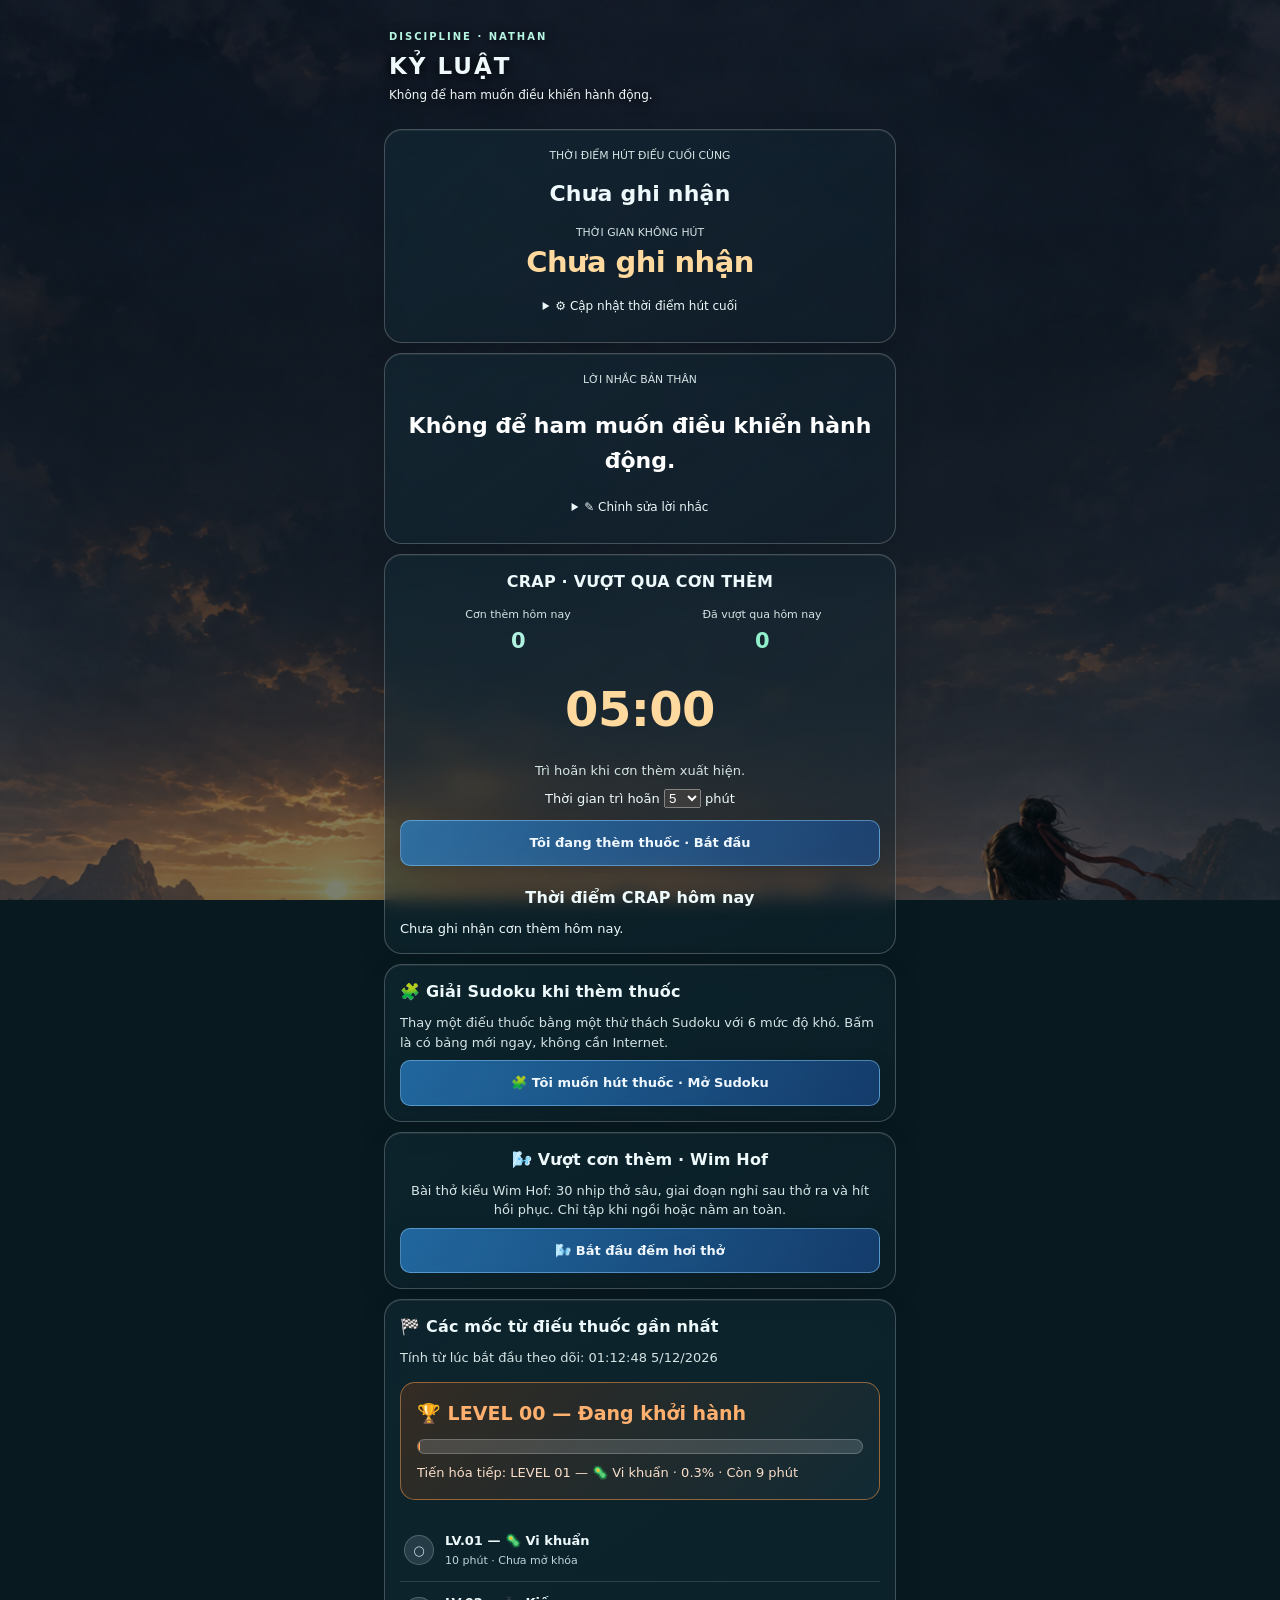
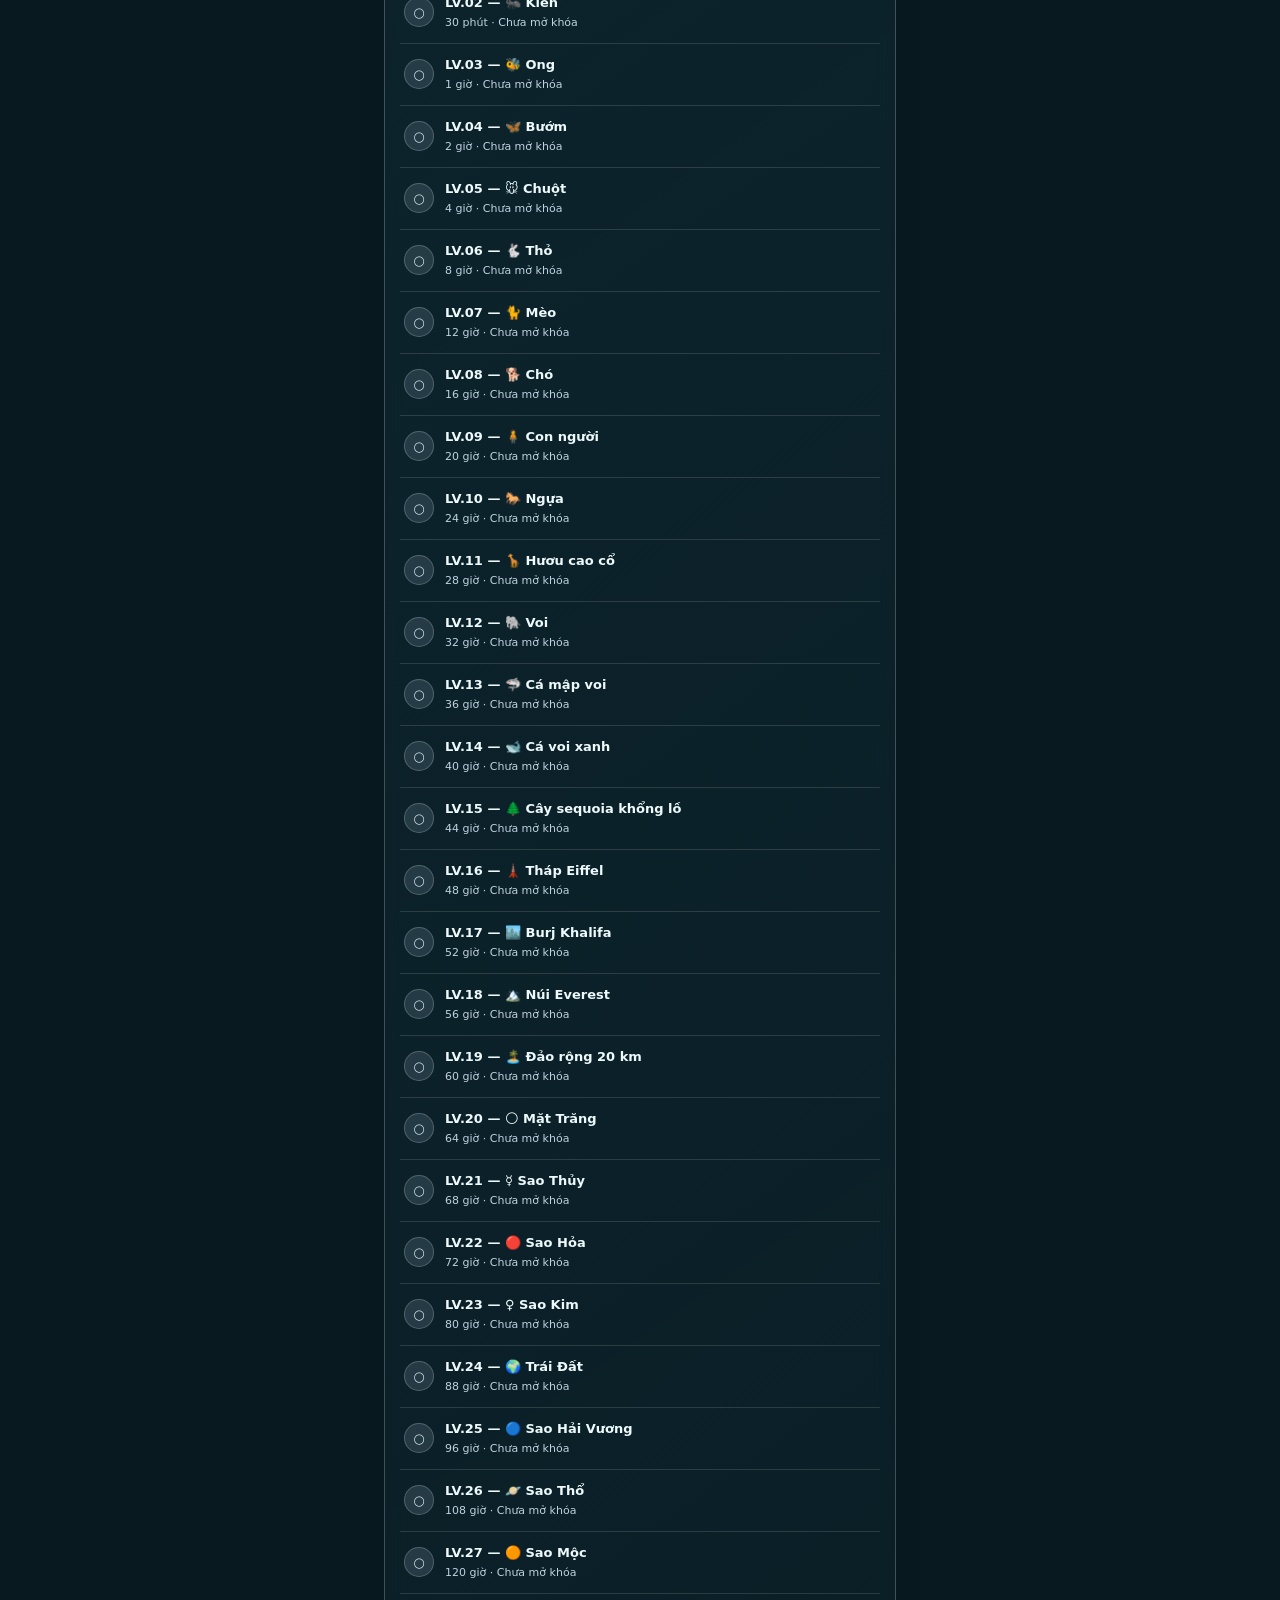
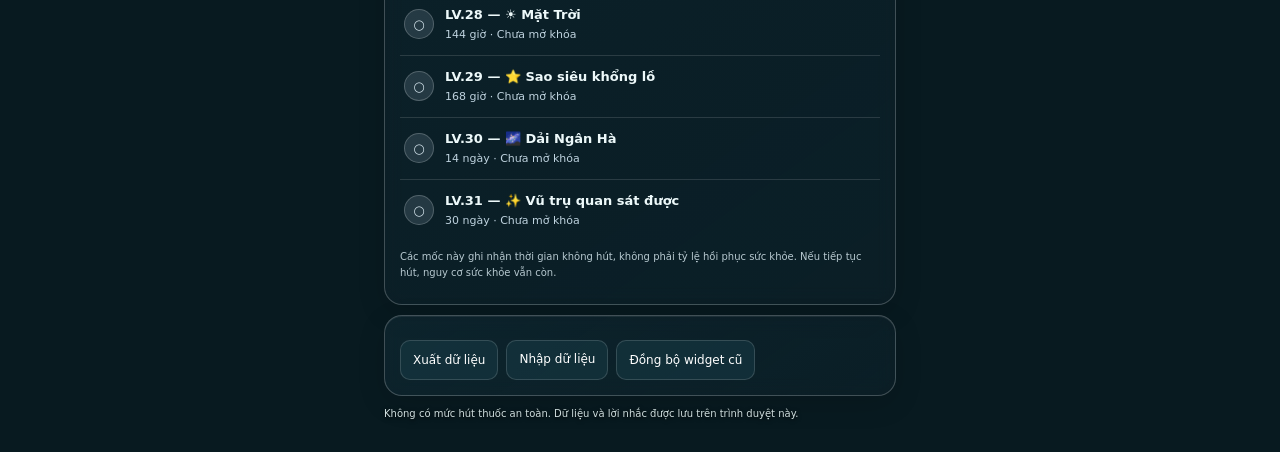
<file: index.html>
<!doctype html><html lang="vi"><meta charset="utf-8"><meta name="viewport" content="width=device-width, initial-scale=1"><meta name="theme-color" content="#081b24"><title>Kỷ luật 4</title><link rel="icon" type="image/svg+xml" href="discipline4-icon.svg?v=2"><link rel="apple-touch-icon" sizes="180x180" href="apple-touch-icon.png?v=20261122"><link rel="icon" type="image/png" sizes="512x512" href="icon-512.png?v=20261122"><meta name="apple-mobile-web-app-capable" content="yes"><meta name="apple-mobile-web-app-title" content="Kỷ luật 4"><style>
*{box-sizing:border-box}body{margin:0;background:radial-gradient(ellipse at top,#17434a,#081b24 65%);color:#edf9fa;font:16px system-ui;min-height:100vh}main{max-width:680px;margin:auto;padding:24px 16px}section{background:#ffffff0c;border:1px solid #ffffff20;border-radius:20px;padding:20px;margin:14px 0}h1{letter-spacing:3px;margin:8px 0}small,p{color:#b5ced2}button,label.upload{font:inherit;border:0;border-radius:12px;padding:13px;background:#23434c;color:white;cursor:pointer}button.primary{width:100%;background:#1b7869;font-weight:bold;padding:18px}button:focus-visible{outline:3px solid white}.center{text-align:center}.big{font-size:76px;font-weight:800;line-height:1.1}.clock{font-size:36px;font-variant-numeric:tabular-nums;font-weight:700}.slots{display:flex;justify-content:center;gap:14px;margin:24px}.slot{width:48px;height:66px;border:2px solid #527b79;border-radius:10px;background:#123b35;display:grid;place-items:center;font-size:24px}.slot.used{background:#9a4935;border-color:#e9a381}.grid{display:grid;grid-template-columns:1fr 1fr;gap:12px}.stat{font-size:27px;font-weight:bold;margin-top:8px}.row{display:flex;gap:8px;flex-wrap:wrap;margin-top:12px}.bar{display:grid;grid-template-columns:100px 1fr 30px;gap:10px;align-items:center;margin:10px 0}.track{background:#ffffff12;border-radius:8px;height:12px;overflow:hidden}.fill{height:100%;background:#42bf9b}textarea{width:100%;background:#102c35;color:white;border:1px solid #527b79;border-radius:10px;padding:12px;font:inherit}details{margin:12px 0}summary{cursor:pointer}li{margin:8px 0}footer{font-size:13px;color:#a8c1c6;line-height:1.6} 
html{background:#081a20;color-scheme:dark}body{isolation:isolate;background:transparent;font-size:13px;line-height:1.5;-webkit-font-smoothing:antialiased}body::before{content:"";position:fixed;inset:0;z-index:-2;pointer-events:none;background:#0c252e url("./cai_thuoc_bg.png") center top/cover no-repeat}body::after{content:"";position:fixed;inset:0;z-index:-1;pointer-events:none;background:linear-gradient(180deg,#06141c22,#06141c55 50%,#06141c88)}main{max-width:540px;padding:18px 14px 30px}header{padding:8px 5px 12px;text-shadow:0 2px 12px #000}header small{font-size:10px;letter-spacing:2px;color:#b5f5e2;font-weight:700}h1{font-size:23px;letter-spacing:2px;margin:3px 0}header p{margin:3px 0;font-size:12px;color:#f1f7f6}section{margin:10px 0;padding:15px;border-radius:18px;background:linear-gradient(145deg,#132b3590,#14242d65);border:1px solid #ffffff38;box-shadow:0 8px 28px #0002,inset 0 1px #ffffff12;-webkit-backdrop-filter:blur(9px) saturate(120%);backdrop-filter:blur(9px) saturate(120%)}small,p{color:#d5e4e4}h2{font-size:16px;letter-spacing:.2px;margin:0 0 9px}p{margin:8px 0}.big{font-size:58px;letter-spacing:-3px;font-weight:750;margin:4px 0}.clock{font-size:29px;letter-spacing:-.6px;color:#ffd99d}.slots{gap:10px;margin:14px 0}.slot{width:47px;height:36px;border-radius:9px;font-size:15px;border:1px solid #80d9c880;background:#4ad4a622;color:#b5f5df}.slot.used{background:#f6a36a44;border-color:#f6a36aaa;color:#ffe0c7}button,label.upload{font-size:12px;min-height:40px;padding:9px 12px;border:1px solid #ffffff26;background:#173c4690;border-radius:10px}button.primary{background:linear-gradient(110deg,#338e81,#23645f);padding:12px;font-size:13px;min-height:44px;box-shadow:0 5px 20px #0002}.center .row{justify-content:center}.grid{gap:8px;margin:10px 0}.grid section{margin:0;padding:12px 14px}.grid small{font-size:11px}.stat{font-size:21px;margin-top:2px;color:#b1f1df;letter-spacing:-.4px}.bar{grid-template-columns:86px 1fr 22px;gap:8px;margin:8px 0;font-size:11px}.track{height:7px;background:#ffffff22}textarea{background:#102c3566;font-size:16px;border-color:#ffffff38}footer{font-size:10px;text-shadow:0 1px 4px #000;color:#d5e4e4}details{font-size:12px}.row{margin-top:9px} @media(max-width:420px){main{padding:12px 11px 24px}section{padding:13px}.big{font-size:54px}.clock{font-size:27px}}@media(prefers-reduced-transparency:reduce){section{background:#122a34;backdrop-filter:none;-webkit-backdrop-filter:none}}
.big{text-shadow:0 2px 20px #3a9fff30}button.primary{background:linear-gradient(115deg,rgba(47,151,239,.58),rgba(28,91,179,.48));border:1px solid rgba(143,210,255,.48);color:#f0f8ff;-webkit-backdrop-filter:blur(5px);backdrop-filter:blur(5px)}
dialog#sudokuDialog{width:min(96vw,540px);max-height:94dvh;overflow:auto;background:#102631f5;color:#efffff;border:1px solid #8db9c66b;border-radius:20px;padding:16px;box-shadow:0 25px 80px #0009}dialog::backdrop{background:#000b;backdrop-filter:blur(5px)}.sdk-top{display:flex;justify-content:space-between;align-items:center;gap:8px}.sdk-top h2{margin:3px 0}.sdk-top small{font-size:10px;color:#91d7ff}.sdk-board{display:grid;grid-template-columns:repeat(9,minmax(0,1fr));aspect-ratio:1;width:100%;border:3px solid #86bad1;background:#ecf6fa;border-radius:5px;overflow:hidden}.sdk-cell{min-width:0;min-height:0;padding:0!important;border:0;border-right:1px solid #b2c7d0;border-bottom:1px solid #b2c7d0;border-radius:0!important;background:#f5fbff;color:#14334a;font-size:clamp(14px,4vw,23px);font-weight:600;box-shadow:none!important}.sdk-cell.fixed{background:#dceaf2;font-weight:800;color:#152b3c}.sdk-cell.sdk-related{background:#c4e6f7!important}.sdk-cell.sdk-same{background:#b4d8ee!important;color:#07446a}.sdk-cell.chosen{background:#62bdf0!important;outline:2px solid #1875b2;outline-offset:-2px}.sdk-cell.wrong{color:#b12c36;background:#ffe1e1}.sdk-numbers{display:grid;grid-template-columns:repeat(9,1fr);gap:3px;margin-top:12px}.sdk-numbers button{padding:10px 0;min-height:39px;font-size:17px;background:#256d9b;color:white}.sdk-top button,.sdk-numbers button{border-radius:7px}.sdk-numbers button.sdk-complete{background:linear-gradient(135deg,#ff9a3c,#dc5b20);border-color:#ffc18c;color:#fff;box-shadow:0 0 10px #f4773d66;font-weight:800}#sudokuDialog .row{justify-content:center}#sudokuDialog .row button{font-size:11px;padding:9px}#sudokuMessage{font-size:12px;min-height:20px}@media(max-width:420px){dialog#sudokuDialog{padding:11px}.sdk-cell{font-size:18px}}.smoke-milestone{display:flex;align-items:center;gap:11px;padding:11px 4px;border-bottom:1px solid #ffffff21}.smoke-milestone:last-child{border-bottom:0}.smoke-dot{width:30px;height:30px;flex:0 0 30px;border-radius:50%;display:grid;place-items:center;background:#6c849344;border:1px solid #ffffff35;color:#d1e0e8}.smoke-milestone.done .smoke-dot{background:#f56d2c;color:#fff2e6;border-color:#ffb16f;box-shadow:0 0 12px #f46c3866}.smoke-text{flex:1;min-width:0}.smoke-text strong{display:block;font-size:13px}.smoke-text small{font-size:11px;color:#bfd3df}.smoke-milestone.done strong{color:#ff9c59}.smoke-milestone.done small{color:#ffca9e}.milestoneDisclaimer{font-size:10px;color:#b7c9d0;line-height:1.6}.breath-orb{width:126px;height:126px;margin:18px auto;border-radius:50%;display:grid;place-items:center;background:radial-gradient(circle,#8be8fa88,#2175a766);border:2px solid #8be8faaa;box-shadow:0 0 28px #4bb6e855;transition:transform 4s ease-in-out}.breath-orb.inhale{transform:scale(1.25)}.breath-orb.exhale{transform:scale(.82)}.breath-orb strong{font-size:17px;color:white;text-shadow:0 2px 5px #123}.breath-actions{display:flex;gap:8px;justify-content:center}.breath-actions button{min-width:105px}.discipline-level{padding:16px;margin:14px 0 20px;border:1px solid #f69a4a88;border-radius:15px;background:linear-gradient(135deg,#56331d88,#152e39bb)}#disciplineLevelTitle{font-size:19px;font-weight:800;color:#ffb06e;margin-bottom:12px}.discipline-progress{height:15px;border-radius:20px;background:#ffffff26;overflow:hidden;border:1px solid #ffffff36}#disciplineProgressFill{height:100%;width:0%;border-radius:20px;background:linear-gradient(90deg,#ff6c28,#ffc76b);transition:width .5s}#disciplineProgressText{font-size:13px;margin-top:9px;color:#f9dec9;line-height:1.5}.smoke-milestone.current{background:#ff8a2a12;border-radius:12px}.smoke-milestone.current .smoke-text strong{color:#ffc184}</style><main>
<header><small>DISCIPLINE · NATHAN</small><h1>KỶ LUẬT</h1><p>Không để ham muốn điều khiển hành động.</p></header>
<section class="center"><small>THỜI ĐIỂM HÚT ĐIẾU CUỐI CÙNG</small><h2 id="lastDate" style="font-size:22px;margin:12px 0">Chưa ghi nhận</h2><small>THỜI GIAN KHÔNG HÚT</small><div class="clock" id="clock">--:--:--</div><details><summary>⚙️ Cập nhật thời điểm hút cuối</summary><input id="manualLastInput" type="datetime-local" style="width:100%;padding:12px;font:inherit"><div class="row"><button id="saveManualLast">Lưu thời điểm</button><button id="nowLast">Vừa hút xong</button></div></details></section>
<section class="center"><small>LỜI NHẮC BẢN THÂN</small><div id="reminderText" style="white-space:pre-wrap;overflow-wrap:anywhere;font-size:22px;font-weight:650;line-height:1.6;margin:20px 0;color:#fff"></div><details id="reminderEdit"><summary>✎ Chỉnh sửa lời nhắc</summary><textarea id="reminderInput" rows="6" placeholder="Nhập lời nhắc của anh"></textarea><button class="primary" id="saveReminder">Lưu lời nhắc</button></details></section>
<section class="center"><h2>CRAP · VƯỢT QUA CƠN THÈM</h2><div class="grid"><div><small>Cơn thèm hôm nay</small><div class="stat" id="crapTotal">0</div></div><div><small>Đã vượt qua hôm nay</small><div class="stat" id="crapWon" style="color:#91efcc">0</div></div></div><div id="crapTimer" class="clock" style="font-size:48px;margin:16px 0">05:00</div><p id="crapHint">Trì hoãn 5 phút khi cơn thèm xuất hiện.</p><label>Thời gian trì hoãn <select id="crapMinutes"><option>3</option><option selected>5</option><option>10</option><option>15</option></select> phút</label><button class="primary" id="crapStart" style="margin-top:12px">Tôi đang thèm thuốc · Bắt đầu</button><div class="row" id="crapActions" hidden style="display:none"><button id="crapWin">✓ Đã vượt qua</button><button id="crapFail">Đã hút thuốc</button><button id="crapMore">+ 5 phút</button></div><h2 style="margin-top:20px">Thời điểm CRAP hôm nay</h2><div id="crapHistory" style="text-align:left"></div></section><section><h2>🧩 Giải Sudoku khi thèm thuốc</h2><p>Thay một điếu thuốc bằng một thử thách Sudoku với 6 mức độ khó. Bấm là có bảng mới ngay, không cần Internet.</p><p id="crapStats" hidden></p><button class="primary" id="crapSudoku" type="button">🧩 Tôi muốn hút thuốc · Mở Sudoku</button></section><section class="center"><h2>🌬️ Vượt cơn thèm · Wim Hof</h2><p>Bài thở kiểu Wim Hof: 30 nhịp thở sâu, giai đoạn nghỉ sau thở ra và hít hồi phục. Chỉ tập khi ngồi hoặc nằm an toàn.</p><button id="breathOpen" class="primary" type="button">🌬️ Bắt đầu đếm hơi thở</button></section><section><h2>🏁 Các mốc từ điếu thuốc gần nhất</h2><p id="milestoneIntro">Mỗi phút trì hoãn là một bước tiến.</p><div id="disciplineLevel" class="discipline-level" aria-live="polite"><div id="disciplineLevelTitle"></div><div class="discipline-progress"><div id="disciplineProgressFill"></div></div><div id="disciplineProgressText"></div></div><div id="smokeMilestones"></div><p class="milestoneDisclaimer">Các mốc này ghi nhận thời gian không hút, không phải tỷ lệ hồi phục sức khỏe. Nếu tiếp tục hút, nguy cơ sức khỏe vẫn còn.</p></section>
<section><div class="row"><button id="export">Xuất dữ liệu</button><label class="upload">Nhập dữ liệu<input hidden type="file" accept=".json" id="import"></label><button id="widget">Đồng bộ widget cũ</button></div></section><footer>Không có mức hút thuốc an toàn. Dữ liệu và lời nhắc được lưu trên trình duyệt này.</footer></main>
<script>
'use strict';
const $=id=>document.getElementById(id), player=/^(hoangtu|kieuquyen)$/i.test(new URLSearchParams(location.search).get('player')||'')?'hoangtu':'nathan', key='discipline4_'+player, oldKey='caiThuocDataV2_'+player;
const valid=x=>typeof x==='string'&&Number.isFinite(Date.parse(x))&&Date.parse(x)<=Date.now();
function normalize(x){if(!x||!valid(x.started)||!Array.isArray(x.lapses)||!Array.isArray(x.craps)||!x.lapses.every(e=>e&&valid(e.at))||!x.craps.every(e=>e&&valid(e.at)&&typeof e.thoughts==='string'))throw Error('Dữ liệu không hợp lệ');return {started:x.started,lapses:x.lapses.map(e=>({at:e.at})),craps:x.craps.map(e=>({at:e.at,thoughts:e.thoughts})),trackingSince:valid(x.trackingSince)?x.trackingSince:new Date().toISOString(),last:valid(x.last)?x.last:null,manualLast:valid(x.manualLast)?x.manualLast:null,reminder:typeof x.reminder==="string"?x.reminder:"Không để ham muốn điều khiển hành động."}}
let data={started:new Date().toISOString(),trackingSince:new Date().toISOString(),lapses:[],craps:[],last:null,manualLast:null}, days=7;
try{const raw=localStorage.getItem(key)||localStorage.getItem(oldKey);if(raw)data=normalize(JSON.parse(raw))}catch(e){console.warn(e)}
function save(){try{localStorage.setItem(key,JSON.stringify(data));return true}catch(e){alert('Không thể lưu dữ liệu trên trình duyệt.');return false}}
save();
const day=d=>[d.getFullYear(),String(d.getMonth()+1).padStart(2,'0'),String(d.getDate()).padStart(2,'0')].join('-'), midnight=d=>new Date(d.getFullYear(),d.getMonth(),d.getDate()), fmt=d=>d.toLocaleString('vi-VN'), pad=n=>String(n).padStart(2,'0');
function counts(){const m={};for(const e of data.lapses){const k=day(new Date(e.at));m[k]=(m[k]||0)+1}return m}
function last(){if(data.manualLast)return data.manualLast;return [...data.lapses.map(e=>e.at),...(data.manualLast?[data.manualLast]:[])].sort().at(-1)||null}
function tick(){const t=last();if(!t){$('clock').textContent='Chưa ghi nhận';return}let s=Math.max(0,Math.floor((Date.now()-Date.parse(t))/1000));const d=Math.floor(s/86400);s%=86400;$('clock').textContent=(d?d+' ngày ':'')+pad(Math.floor(s/3600))+':'+pad(Math.floor(s%3600/60))+':'+pad(s%60)}
function render(){const t=last();$('lastDate').textContent=t?fmt(new Date(t)):'Chưa ghi nhận';if(document.activeElement!==$('manualLastInput')){const d=t?new Date(t):null;$('manualLastInput').value=d?new Date(d.getTime()-d.getTimezoneOffset()*60000).toISOString().slice(0,16):''}const reminder=data.reminder??'Không để ham muốn điều khiển hành động.';$('reminderText').textContent=reminder||'Chưa nhập lời nhắc';if(!$('reminderEdit').open)$('reminderInput').value=reminder;tick();window.renderSmokeMilestones?.()}
function setLast(d){if(!Number.isFinite(d.getTime())||d.getTime()>Date.now())return alert('Thời điểm không hợp lệ hoặc ở tương lai.');const previous=data.manualLast;data.manualLast=d.toISOString();if(!save()){data.manualLast=previous;return}render();$('manualLastInput').closest('details').open=false}
$('saveManualLast').onclick=()=>setLast(new Date($('manualLastInput').value));
$('nowLast').onclick=()=>{if(confirm('Cập nhật thời điểm hút cuối thành bây giờ?'))setLast(new Date())};
$('reminderEdit').addEventListener('toggle',()=>{if($('reminderEdit').open)$('reminderInput').value=data.reminder??'Không để ham muốn điều khiển hành động.'});
$('saveReminder').onclick=()=>{const previous=data.reminder;data.reminder=$('reminderInput').value;if(!save()){data.reminder=previous;return}$('reminderEdit').open=false;render()};
$('export').onclick=()=>{const a=document.createElement('a');const url=URL.createObjectURL(new Blob([JSON.stringify(data,null,2)],{type:'application/json'}));a.href=url;a.download='KyLuat4_'+day(new Date())+'.json';a.click();setTimeout(()=>URL.revokeObjectURL(url),1500)};
$('import').onchange=async e=>{try{const f=e.target.files[0];if(!f)return;if(f.size>4000000)throw Error('File quá lớn');const next=normalize(JSON.parse(await f.text()));if(confirm('Thay thế dữ liệu hiện tại bằng file nhập?')){data=next;save();render()}}catch(err){alert(err.message)}finally{e.target.value=''}};
$('widget').onclick=()=>{const t=last();if(!t)return alert('Chưa ghi nhận điếu thuốc.');location.href='https://open.scriptable.app/run/Cai%20Thuoc%20Widget?scriptName=Cai%20Thuoc%20Widget&last='+encodeURIComponent(t)};
render();setInterval(()=>{tick();window.renderSmokeMilestones?.()},1000);document.addEventListener('visibilitychange',()=>{if(!document.hidden)render()});
</script><dialog id="sudokuDialog" aria-label="Sudoku đánh lạc hướng cơn thèm"><div class="sdk-top"><div><small>CRAP · CHUYỂN HƯỚNG CƠN THÈM</small><h2>Sudoku · <span id="sudokuLevelName">Trung bình</span></h2></div><button type="button" id="sudokuClose">✕ Đóng</button></div><div class="row" style="align-items:center"><label for="sudokuDifficulty">Độ khó:</label><select id="sudokuDifficulty" style="background:#173c46;color:white;border:1px solid #ffffff55;border-radius:9px;padding:9px"><option value="easy">Dễ</option><option value="medium" selected>Trung bình</option><option value="hard">Khó</option><option value="expert">Chuyên gia</option><option value="master">Bậc thầy</option><option value="extreme">Cực khó</option></select></div><p>Thời gian tập trung: <strong id="sudokuTime">00:00</strong></p><div id="sudokuBoard" class="sdk-board" role="group" aria-label="Bảng Sudoku 9 nhân 9"></div><div class="sdk-numbers"><button type="button" data-sdk-number="1">1</button><button type="button" data-sdk-number="2">2</button><button type="button" data-sdk-number="3">3</button><button type="button" data-sdk-number="4">4</button><button type="button" data-sdk-number="5">5</button><button type="button" data-sdk-number="6">6</button><button type="button" data-sdk-number="7">7</button><button type="button" data-sdk-number="8">8</button><button type="button" data-sdk-number="9">9</button></div><div class="row"><button type="button" id="sudokuErase">⌫ Xóa ô</button><button type="button" id="sudokuHint">💡 Gợi ý</button><button type="button" id="sudokuNew">↻ Bảng mới</button><button type="button" id="sudokuSave" style="background:linear-gradient(110deg,#e67c36,#b95227)">💾 Lưu & vượt cơn thèm</button></div><details style="font-size:12px;margin-top:10px"><summary>Thống kê &amp; kỷ lục Sudoku</summary><p id="sudokuRecords"></p><small>Kỷ lục chỉ tính ván không dùng gợi ý. Hai cấp cao nhất được ước lượng.</small></details><p id="sudokuMessage" aria-live="polite"></p></dialog><script>
(function(){
const marks=[[10,"10 phút","Bước đầu tiên: tiếp tục trì hoãn."],[30,"30 phút","Đã vượt qua nửa giờ."],[60,"1 giờ","Đã duy trì 1 giờ từ điếu gần nhất."],[120,"2 giờ","Đã duy trì 2 giờ từ điếu gần nhất."],[240,"4 giờ","Đã duy trì 4 giờ từ điếu gần nhất."],[480,"8 giờ","Đã duy trì 8 giờ từ điếu gần nhất."],[720,"12 giờ","Đã duy trì 12 giờ từ điếu gần nhất."],[960,"16 giờ","Đã duy trì 16 giờ từ điếu gần nhất."],[1200,"20 giờ","Đã duy trì 20 giờ từ điếu gần nhất."],[1440,"24 giờ","Tròn 1 ngày không hút."],[1680,"28 giờ","Đã duy trì 28 giờ từ điếu gần nhất."],[1920,"32 giờ","Đã duy trì 32 giờ từ điếu gần nhất."],[2160,"36 giờ","Đã duy trì 36 giờ từ điếu gần nhất."],[2400,"40 giờ","Đã duy trì 40 giờ từ điếu gần nhất."],[2640,"44 giờ","Đã duy trì 44 giờ từ điếu gần nhất."],[2880,"48 giờ","Tròn 2 ngày không hút."],[3120,"52 giờ","Đã duy trì 52 giờ từ điếu gần nhất."],[3360,"56 giờ","Đã duy trì 56 giờ từ điếu gần nhất."],[3600,"60 giờ","Đã duy trì 60 giờ từ điếu gần nhất."],[3840,"64 giờ","Đã duy trì 64 giờ từ điếu gần nhất."],[4080,"68 giờ","Đã duy trì 68 giờ từ điếu gần nhất."],[4320,"72 giờ","Tròn 3 ngày không hút."],[4800,"80 giờ","Đã duy trì 80 giờ từ điếu gần nhất."],[5280,"88 giờ","Đã duy trì 88 giờ từ điếu gần nhất."],[5760,"96 giờ","Tròn 4 ngày không hút."],[6480,"108 giờ","Đã duy trì 108 giờ từ điếu gần nhất."],[7200,"120 giờ","Tròn 5 ngày không hút."],[8640,"144 giờ","Tròn 6 ngày không hút."],[10080,"168 giờ","Tròn 7 ngày không hút."],[20160,"14 ngày","Hai tuần không hút."],[43200,"30 ngày","Một tháng không hút."]];
const levelNames=[["🦠","Vi khuẩn"],["🐜","Kiến"],["🐝","Ong"],["🦋","Bướm"],["🐭","Chuột"],["🐇","Thỏ"],["🐈","Mèo"],["🐕","Chó"],["🧍","Con người"],["🐎","Ngựa"],["🦒","Hươu cao cổ"],["🐘","Voi"],["🦈","Cá mập voi"],["🐋","Cá voi xanh"],["🌲","Cây sequoia khổng lồ"],["🗼","Tháp Eiffel"],["🏙️","Burj Khalifa"],["🏔️","Núi Everest"],["🏝️","Đảo rộng 20 km"],["🌕","Mặt Trăng"],["☿","Sao Thủy"],["🔴","Sao Hỏa"],["♀️","Sao Kim"],["🌍","Trái Đất"],["🔵","Sao Hải Vương"],["🪐","Sao Thổ"],["🟠","Sao Mộc"],["☀️","Mặt Trời"],["⭐","Sao siêu khổng lồ"],["🌌","Dải Ngân Hà"],["✨","Vũ trụ quan sát được"]];
const formatDuration=min=>{let s=Math.max(0,Math.ceil(min*60));const d=Math.floor(s/86400);s%=86400;const hr=Math.floor(s/3600);s%=3600;const m=Math.floor(s/60);return (d?d+' ngày ':'')+(hr?hr+' giờ ':'')+(m?m+' phút ':'')+(!d&&!hr&&!m?s%60+' giây':'').trim()};
let milestoneCacheKey='';
window.renderSmokeMilestones=function(){
const el=document.getElementById('smokeMilestones');if(!el)return;
const t=last(),start=t||data.trackingSince||data.started;
if(!start){el.textContent='Chưa có mốc bắt đầu.';return}
const elapsed=Math.max(0,(Date.now()-Date.parse(start))/60000);
const current=marks.reduce((idx,mark,i)=>elapsed>=mark[0]?i:idx,-1);
const next=current+1<marks.length?current+1:-1;
const title=document.getElementById('disciplineLevelTitle'),fill=document.getElementById('disciplineProgressFill'),detail=document.getElementById('disciplineProgressText');
title.textContent=current>=0?'🏆 LEVEL '+String(current+1).padStart(2,'0')+' — '+levelNames[current][0]+' '+levelNames[current][1]:'🏆 LEVEL 00 — Đang khởi hành';
let pct=100;
if(next>=0){const floor=current<0?0:marks[current][0],ceiling=marks[next][0];pct=Math.max(0,Math.min(100,(elapsed-floor)/(ceiling-floor)*100));}
fill.style.width=pct.toFixed(2)+'%';
detail.textContent=next>=0?'Tiến hóa tiếp: LEVEL '+String(next+1).padStart(2,'0')+' — '+levelNames[next][0]+' '+levelNames[next][1]+' · '+pct.toFixed(1)+'% · Còn '+formatDuration(marks[next][0]-elapsed):'Đã đạt cấp cao nhất! Tiếp tục giữ vững kỷ luật.';
const key=(t||start)+'|'+current;
if(key===milestoneCacheKey)return;milestoneCacheKey=key;
document.getElementById('milestoneIntro').textContent=t?'Tính từ lần hút gần nhất: '+new Date(t).toLocaleString('vi-VN'):'Tính từ lúc bắt đầu theo dõi: '+new Date(start).toLocaleString('vi-VN');
el.replaceChildren(...marks.map(([min,time],i)=>{const done=elapsed>=min,row=document.createElement('div');row.className='smoke-milestone'+(done?' done':'')+(i===current?' current':'');const dot=document.createElement('span');dot.className='smoke-dot';dot.textContent=done?'✓':'○';const body=document.createElement('div');body.className='smoke-text';const strong=document.createElement('strong');strong.textContent='LV.'+String(i+1).padStart(2,'0')+' — '+levelNames[i][0]+' '+levelNames[i][1];const small=document.createElement('small');small.textContent=time+' · '+(done?'Đã mở khóa':'Chưa mở khóa');body.append(strong,small);row.append(dot,body);return row}));
};
window.renderSmokeMilestones?.();
})();
</script><dialog id="breathDialog" aria-label="Bài thở Wim Hof có hướng dẫn" style="width:min(94vw,460px);max-height:92dvh;overflow:auto;background:#102631;color:#efffff;border:1px solid #8db9c66b;border-radius:20px;padding:20px;text-align:center">
<h2>🌬️ Bài thở Wim Hof</h2><p id="breathRound">Vòng 1 / 3 · 30 nhịp</p><div id="breathOrb" class="breath-orb"><strong id="breathPhase">Sẵn sàng</strong></div><p style="font-size:28px;font-weight:750" id="breathCount">0 / 30</p><p id="breathSeconds" aria-live="polite">Hít sâu thoải mái, thở ra tự nhiên.</p>
<div style="display:flex;justify-content:center;gap:14px;flex-wrap:wrap;margin:12px 0"><label><input id="breathVoice" type="checkbox" checked> 🔊 Giọng nữ</label><label><input id="breathMusic" type="checkbox" checked> 🎵 Nhạc nền</label></div>
<p id="breathAudioNote" style="font-size:12px">Giọng đọc sử dụng tiếng Việt trên thiết bị; chất giọng phụ thuộc iPhone/trình duyệt. Giữ màn hình sáng khi tập.</p>
<div class="breath-actions" style="flex-wrap:wrap"><button type="button" id="breathStart">▶ Bắt đầu</button><button type="button" id="breathNext" hidden>Hít hồi phục ngay</button><button type="button" id="breathStop">Dừng / Đóng</button></div>
<p style="font-size:11px;line-height:1.6;color:#ffdcaa"><strong>An toàn:</strong> Chỉ tập khi ngồi hoặc nằm ở nơi an toàn; không tập dưới nước, khi tắm, lái xe hoặc đứng. Thở sâu liên tục có thể gây choáng hoặc ngất. Mốc nghỉ 30–60–90 giây chỉ để tham khảo, không cố nín thở. Hít vào ngay khi cần, dừng nếu chóng mặt, tê, đau ngực hay khó chịu. Nếu có bệnh tim mạch, hô hấp, động kinh, đang mang thai hoặc từng ngất, hỏi nhân viên y tế trước khi tập.</p></dialog>
<script>
(()=>{'use strict';
const $=id=>document.getElementById(id),dlg=$('breathDialog'),orb=$('breathOrb'),next=$('breathNext'),go=$('breathStart'),voice=$('breathVoice'),music=$('breathMusic');
let timer=null,started=0,round=1,phase='ready',lastCue='',ctx=null,tones=[],speechVoice=null,paused=false;
const targets=[30,60,90],speech=window.speechSynthesis;
function pickVoice(){if(!speech)return null;const vs=speech.getVoices().filter(v=>/^vi/i.test(v.lang));return vs.find(v=>/female|nữ|linh|mai|google tiếng việt/i.test(v.name))||vs[0]||null}
if(speech){speechVoice=pickVoice();speech.onvoiceschanged=()=>{speechVoice=pickVoice()}}
function say(s){if(!voice.checked||!speech)return;try{speech.cancel();const u=new SpeechSynthesisUtterance(s);u.lang='vi-VN';u.rate=.92;u.pitch=1.13;u.volume=.95;if(speechVoice)u.voice=speechVoice;speech.speak(u)}catch(e){}}
function cue(key,msg){if(lastCue===key)return;lastCue=key;say(msg)}
function audioStart(){if(!music.checked)return;try{ctx=ctx||new (window.AudioContext||window.webkitAudioContext)();ctx.resume();if(tones.length)return;[174.61,261.63,349.23].forEach((f,i)=>{const osc=ctx.createOscillator(),gain=ctx.createGain();osc.type='sine';osc.frequency.value=f;gain.gain.value=[.008,.005,.003][i];osc.connect(gain).connect(ctx.destination);osc.start();tones.push({osc,gain})})}catch(e){}}
function audioStop(){tones.forEach(x=>{try{x.osc.stop();x.osc.disconnect()}catch(e){}});tones=[]}
function stop(){clearInterval(timer);timer=null;audioStop();if(speech)speech.cancel();orb.className='breath-orb'}
function label(v){$('breathPhase').textContent=v}
function showNext(txt){next.hidden=false;next.textContent=txt;go.hidden=true}
function setPhase(p){phase=p;started=performance.now();lastCue='';}
function startBreaths(){clearInterval(timer);setPhase('breaths');next.hidden=true;go.hidden=true;audioStart();$('breathRound').textContent='Vòng '+round+' / 3 · 30 nhịp';cue('begin','Bắt đầu vòng '+round+'. Hít vào sâu, thở ra tự nhiên. Không cố gắng.');tick();timer=setInterval(tick,100)}
function startRetention(){setPhase('retention');orb.className='breath-orb exhale';label('Thở ra · nghỉ tự nhiên');$('breathCount').textContent='0 / '+targets[round-1]+' giây';showNext('Hít hồi phục ngay');cue('rest','Thở ra tự nhiên. Nghỉ sau khi thở ra. Hít vào ngay khi cơ thể cần, không cố nín thở.')}
function startRecovery(){setPhase('recovery');next.hidden=true;orb.className='breath-orb inhale';cue('recover','Hít một hơi sâu để hồi phục. Giữ khoảng mười lăm giây nếu thoải mái, sau đó thở ra.');tick()}
function finishRound(){setPhase('done');orb.className='breath-orb';label(round===3?'Hoàn thành 3 vòng':'Hoàn thành vòng '+round);$('breathCount').textContent='✓';$('breathSeconds').textContent='Thở ra và trở lại nhịp thở tự nhiên. '+(round===3?'Bài tập kết thúc.':'Chỉ bắt đầu vòng sau khi thấy thoải mái.');showNext(round===3?'Tập lại từ đầu':'Bắt đầu vòng '+(round+1));cue('done','Thở ra nhẹ nhàng. '+(round===3?'Đã hoàn thành ba vòng.':'Đã hoàn thành vòng '+round+'. Nghỉ ngơi và bấm bắt đầu vòng tiếp theo khi sẵn sàng.'));audioStop()}
function tick(){const elapsed=(performance.now()-started)/1000;
if(phase==='breaths'){const n=Math.floor(elapsed/4);if(n>=30){startRetention();return}const inhale=elapsed%4<2;orb.className='breath-orb '+(inhale?'inhale':'exhale');label(inhale?'Hít vào':'Thở ra tự nhiên');$('breathCount').textContent=(n+1)+' / 30';$('breathSeconds').textContent='Nhịp '+(n+1)+' · '+(inhale?'Hít vào':'Thở ra')+' · '+Math.ceil(120-elapsed)+' giây còn lại';cue('breath-'+n+'-'+inhale,inhale?'Hít vào':'Thở ra');}
else if(phase==='retention'){const target=targets[round-1],s=Math.floor(elapsed);$('breathCount').textContent=s+' / '+target+' giây';$('breathSeconds').textContent=s<target?'Mốc tham khảo '+target+' giây · Hít hồi phục bất cứ khi nào cần.':'Đã đến mốc tham khảo. Hít hồi phục khi sẵn sàng; không cố kéo dài.';if(s>=target)cue('target','Đã đến mốc tham khảo. Hãy hít vào nếu cơ thể cần.');}
else if(phase==='recovery'){if(elapsed>=15){finishRound();return}label('Hít hồi phục · giữ thoải mái');$('breathCount').textContent=Math.ceil(15-elapsed)+' giây';$('breathSeconds').textContent='Giữ khoảng 15 giây nếu thoải mái; thở ra sớm nếu cần.';if(elapsed>=10)cue('five','Còn năm giây.');}}
$('breathOpen').onclick=()=>{stop();phase='ready';round=1;go.hidden=false;next.hidden=true;$('breathRound').textContent='Vòng 1 / 3 · 30 nhịp';label('Sẵn sàng');$('breathCount').textContent='0 / 30';$('breathSeconds').textContent='Ngồi hoặc nằm an toàn. Bấm bắt đầu để bật âm thanh.';dlg.showModal()};
go.onclick=()=>{startBreaths()};
next.onclick=()=>{if(phase==='retention')startRecovery();else if(phase==='done'){round=round<3?round+1:1;startBreaths()}};
$('breathStop').onclick=()=>{stop();dlg.close()};dlg.addEventListener('close',stop);
music.onchange=()=>{if(music.checked&&timer)audioStart();else audioStop()};
voice.onchange=()=>{if(!voice.checked&&speech)speech.cancel()};
document.addEventListener('visibilitychange',()=>{if(document.hidden&&timer){stop();phase='ready';go.hidden=false;next.hidden=true;label('Đã tạm dừng');$('breathSeconds').textContent='Mở màn hình và bấm Bắt đầu để tập lại vòng hiện tại.'}});
})();
</script><script src="sudoku.js?v=20261127crap"></script></html>
</file>
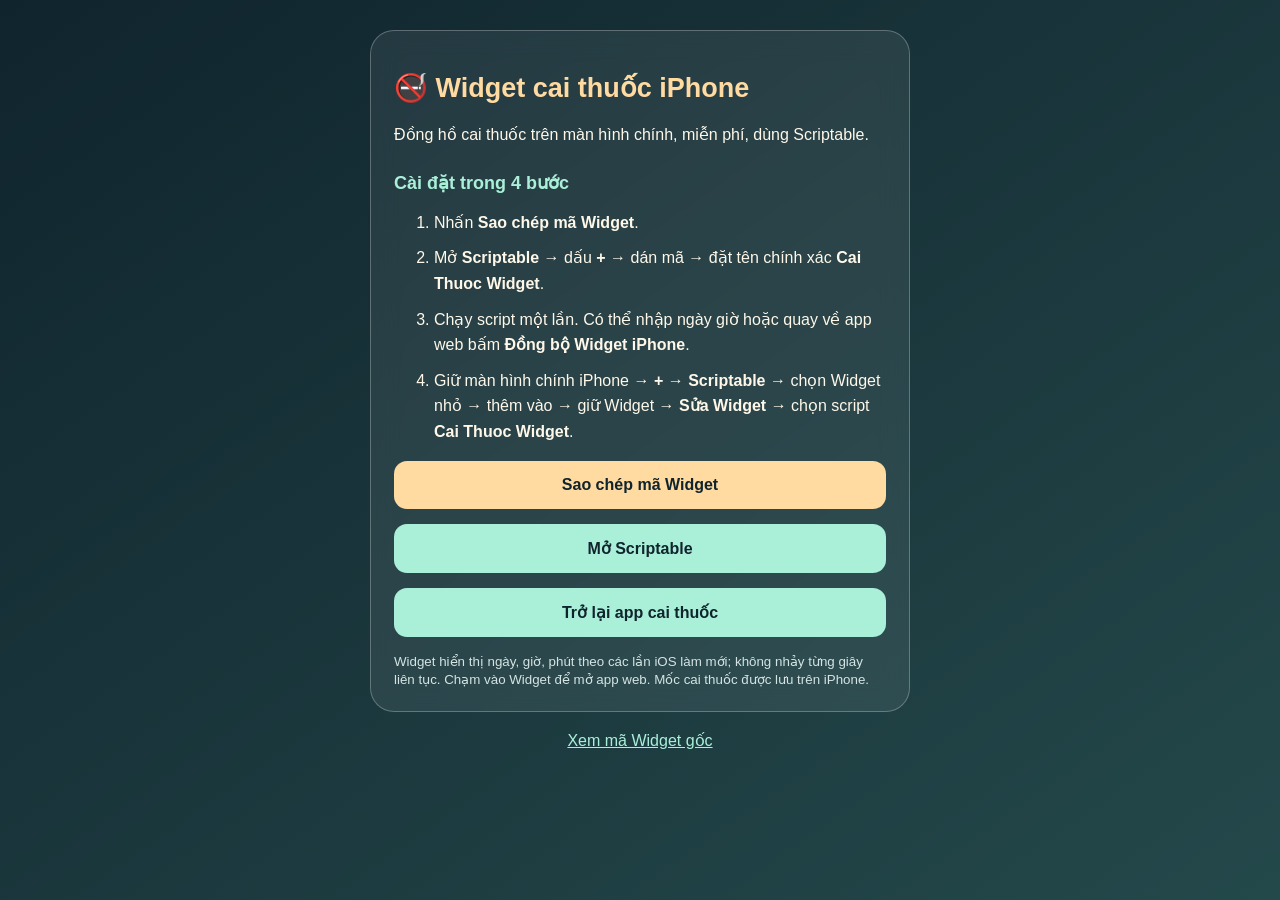
<file: widget-install.html>
<!doctype html><html lang="vi"><head><meta charset="utf-8"><meta name="viewport" content="width=device-width, initial-scale=1"><title>Cài Widget cai thuốc iPhone</title><style>
*{box-sizing:border-box}body{margin:0;min-height:100vh;background:linear-gradient(145deg,#10242d,#24494b);color:#fff8e9;font:16px -apple-system,BlinkMacSystemFont,"Segoe UI",sans-serif;padding:30px 18px}main{max-width:540px;margin:auto}.card{background:#ffffff13;border:1px solid #ffffff43;border-radius:24px;padding:23px;backdrop-filter:blur(14px)}h1{font-size:27px;color:#ffdaa1}h2{font-size:18px;color:#aaf0d9;margin-top:24px}p,li{line-height:1.6}li{margin:10px 0}button,a.action{font-size:16px;font-weight:700;padding:15px 16px;border-radius:13px;background:#ffdaa1;color:#10242d;border:0;display:block;width:100%;margin:15px 0;text-align:center;text-decoration:none}a.action{background:#aaf0d9}#status{font-size:13px;color:#bbf3dc}small{color:#d4e4e3}</style></head><body><main><div class="card"><h1>🚭 Widget cai thuốc iPhone</h1><p>Đồng hồ cai thuốc trên màn hình chính, miễn phí, dùng Scriptable.</p><h2>Cài đặt trong 4 bước</h2><ol><li>Nhấn <b>Sao chép mã Widget</b>.</li><li>Mở <b>Scriptable</b> → dấu <b>+</b> → dán mã → đặt tên chính xác <b>Cai Thuoc Widget</b>.</li><li>Chạy script một lần. Có thể nhập ngày giờ hoặc quay về app web bấm <b>Đồng bộ Widget iPhone</b>.</li><li>Giữ màn hình chính iPhone → <b>+</b> → <b>Scriptable</b> → chọn Widget nhỏ → thêm vào → giữ Widget → <b>Sửa Widget</b> → chọn script <b>Cai Thuoc Widget</b>.</li></ol><button id="copy">Sao chép mã Widget</button><p id="status" role="status"></p><a class="action" href="https://open.scriptable.app/add">Mở Scriptable</a><a class="action" href="./">Trở lại app cai thuốc</a><small>Widget hiển thị ngày, giờ, phút theo các lần iOS làm mới; không nhảy từng giây liên tục. Chạm vào Widget để mở app web. Mốc cai thuốc được lưu trên iPhone.</small></div></main><script>
document.querySelector('#copy').onclick=async()=>{
const status=document.querySelector('#status');
try{const res=await fetch('./Cai-Thuoc-Widget.js',{cache:'no-store'});if(!res.ok)throw Error('Không tải được mã');const code=await res.text();await navigator.clipboard.writeText(code);status.textContent='✓ Đã sao chép! Anh chuyển sang Scriptable và dán mã.'}
catch(e){status.textContent='Safari chưa cho phép sao chép tự động. Hãy mở liên kết mã gốc bên dưới để chọn tất cả và sao chép.';}
};
</script><p style="text-align:center"><a style="color:#aaf0d9" href="./Cai-Thuoc-Widget.js">Xem mã Widget gốc</a></p></body></html>
</file>
